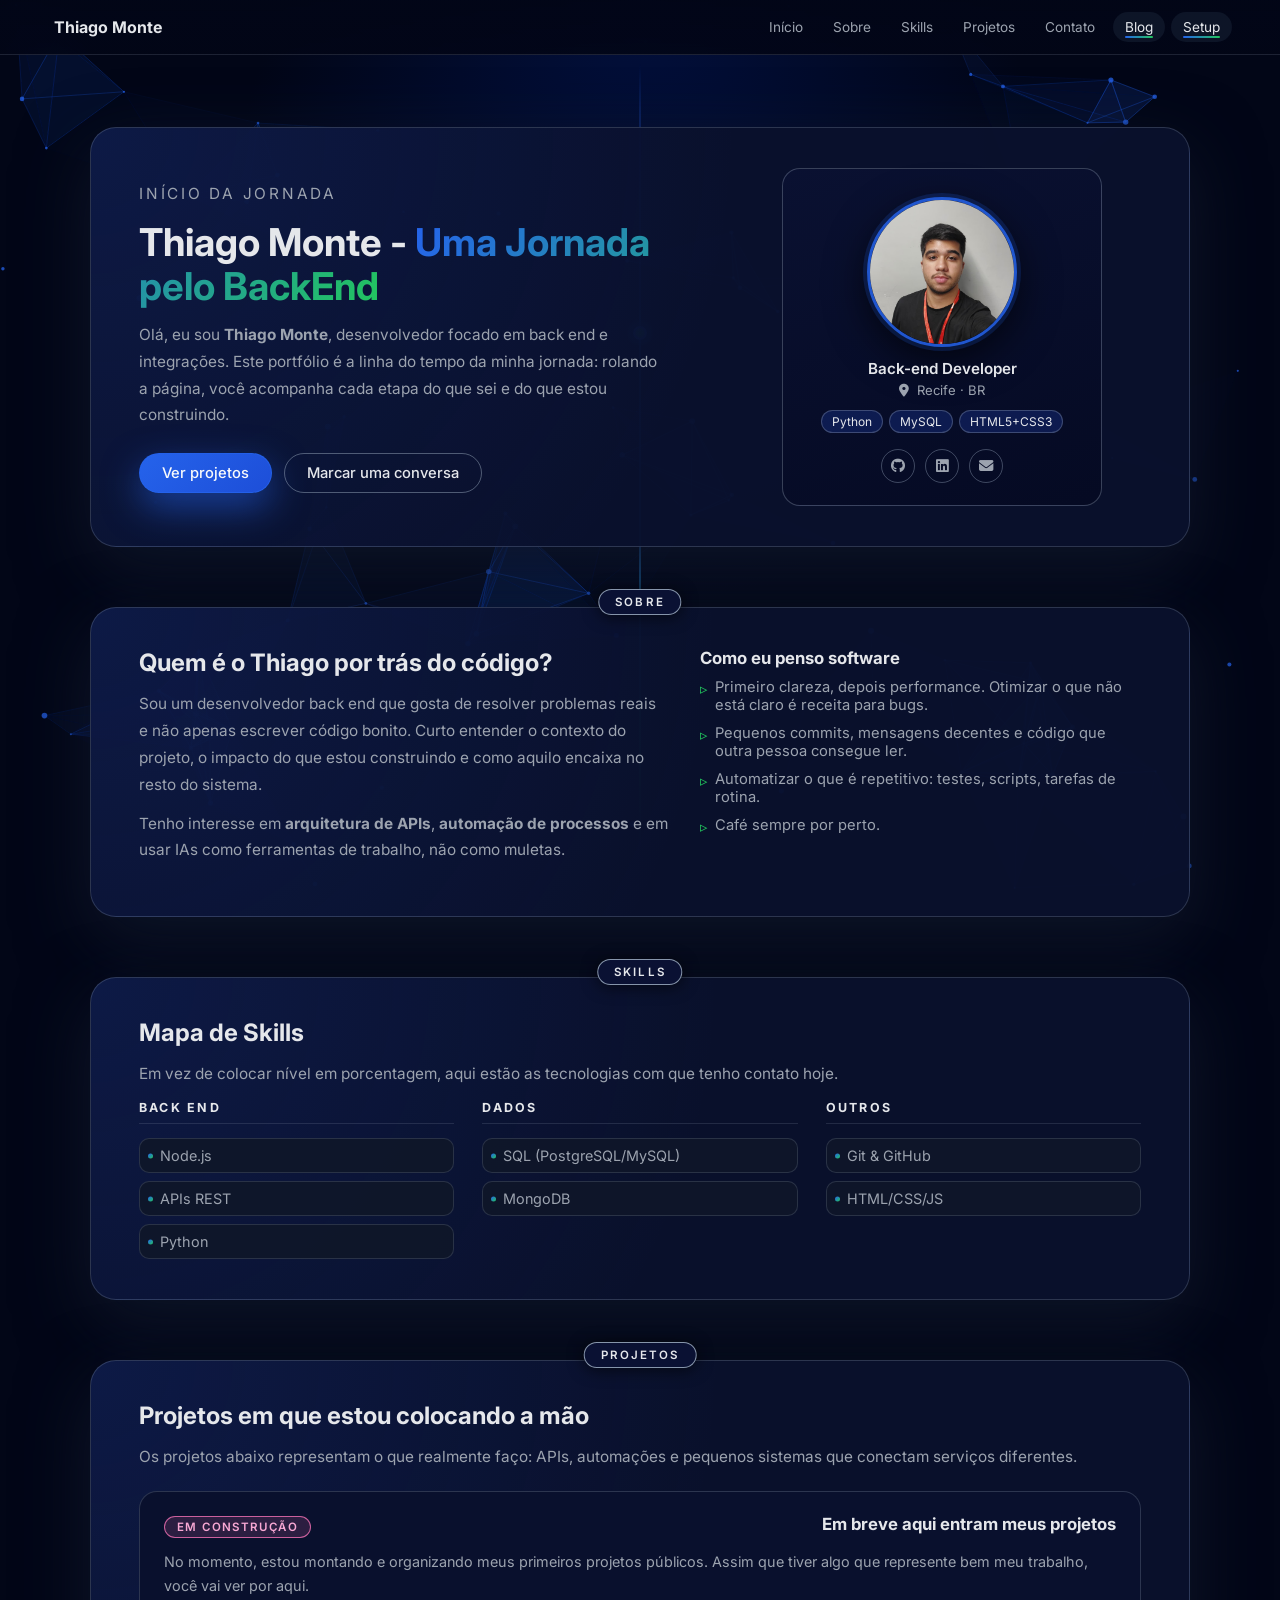
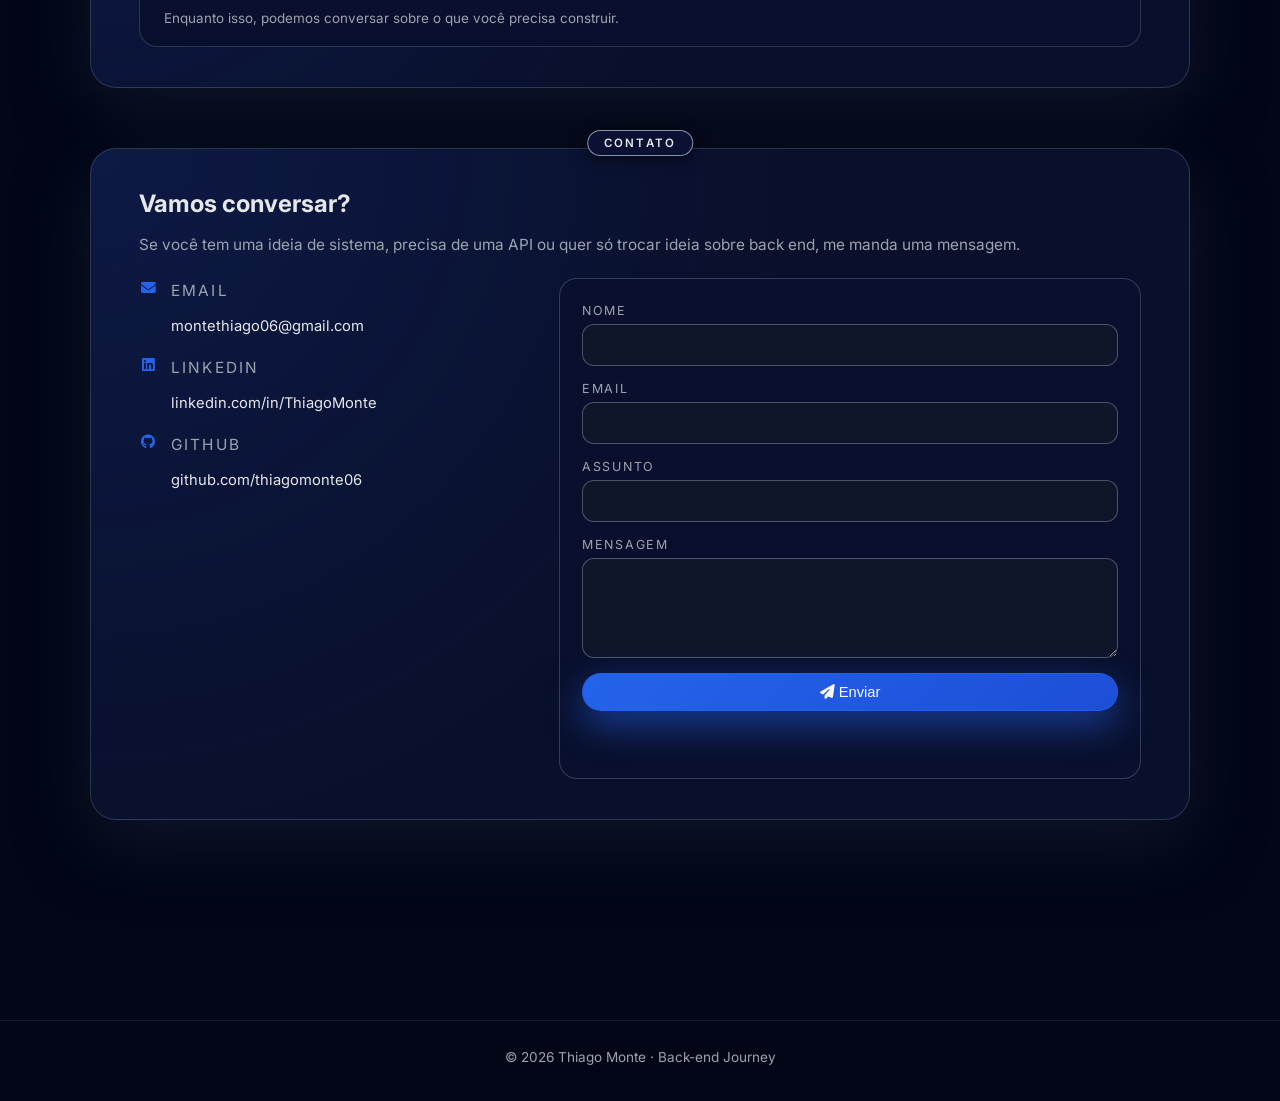
<file: index.html>
<!-- index.html -->
<!DOCTYPE html>
<html lang="pt-BR">
<head>
  <meta charset="UTF-8" />
  <meta name="viewport" content="width=device-width, initial-scale=1.0" />
  <title>Thiago Monte | Back-end Journey</title>

  <link rel="stylesheet" href="/css/style.css" />
  <link rel="stylesheet" href="/css/blog.css" />
  <link rel="stylesheet" href="/css/uses.css" />
  <link href="https://fonts.googleapis.com/css2?family=Inter:wght@300;400;500;600;700&display=swap" rel="stylesheet" />
  <link rel="stylesheet" href="https://cdnjs.cloudflare.com/ajax/libs/font-awesome/6.5.0/css/all.min.css" />
  <link rel="icon" type="image/png" href="/assets/img/favicon.png" />
</head>
<body>

  <canvas id="bg-canvas"></canvas>

  <header class="topbar">
    <div class="topbar-inner">
      <a href="#top" class="brand">
        <span class="brand-mark"></></span>
        <span class="brand-name">Thiago Monte</span>
      </a>
      <nav class="top-nav">
        <a href="#hero"     class="top-link active">Início</a>
        <a href="#about"    class="top-link">Sobre</a>
        <a href="#skills"   class="top-link">Skills</a>
        <a href="#projects" class="top-link">Projetos</a>
        <a href="#contact"  class="top-link">Contato</a>
        <a href="/paginas/blog.html"  class="top-link">Blog</a>
        <a href="/paginas/uses.html"  class="top-link">Setup</a>
      </nav>
    </div>
  </header>

  <main id="top">
    <div class="timeline">
      <div class="timeline-axis">
        <div class="timeline-track"></div>
        <div class="timeline-marker" id="timeline-marker"></div>
      </div>

      <!-- HERO NODE -->
      <section class="node hero-node" id="hero" data-node>
        <div class="node-content hero-content">
          <div class="hero-left">
            <p class="hero-eyebrow">Início da jornada</p>
            <h1 class="hero-title">
              <span>Thiago</span>
              <span>Monte</span>
              <span> - </span>
              <span>Uma Jornada pelo BackEnd</span>
            </h1>
            <p class="hero-text">
              Olá, eu sou <strong>Thiago Monte</strong>, desenvolvedor focado em back end e integrações.
              Este portfólio é a linha do tempo da minha jornada: rolando a página,
              você acompanha cada etapa do que sei e do que estou construindo.
            </p>
            <div class="hero-actions">
              <a href="#projects" class="btn primary">Ver projetos</a>
              <a href="#contact"  class="btn ghost">Marcar uma conversa</a>
            </div>
          </div>
          <div class="hero-right">
            <div class="hero-card">
              <div class="hero-photo">
                <img
                  src="/assets/img/logo.png"
                  alt="Foto de Thiago Monte"
                  id="avatar-img"
                  onerror="this.style.display='none';document.getElementById('avatar-fallback').style.display='flex';"
                />
                <div class="avatar-fallback" id="avatar-fallback">TM</div>
              </div>
              <div class="hero-meta">
                <span class="hero-role">Back-end Developer</span>
                <span class="hero-location"><i class="fas fa-location-dot"></i> Recife · BR</span>
              </div>
              <div class="hero-stack">
                <span>Python</span>
                <span>MySQL</span>
                <span>HTML5+CSS3</span>
              </div>
              <div class="hero-socials">
                <a href="https://github.com/thiagomonte06" target="_blank"><i class="fab fa-github"></i></a>
                <a href="linkedin.com/in/thiagohsmonte" target="_blank"><i class="fab fa-linkedin"></i></a>
                <a href="mailto:montethiago06@gmail.com"><i class="fas fa-envelope"></i></a>
              </div>
            </div>
          </div>
        </div>
      </section>

      <!-- ABOUT NODE -->
      <section class="node" id="about" data-node>
        <div class="node-badge">Sobre</div>
        <div class="node-content">
          <div class="two-columns">
            <div>
              <h2>Quem é o Thiago por trás do código?</h2>
              <p>
                Sou um desenvolvedor back end que gosta de resolver problemas reais
                e não apenas escrever código bonito. Curto entender o contexto do projeto,
                o impacto do que estou construindo e como aquilo encaixa no resto do sistema.
              </p>
              <p>
                Tenho interesse em <strong>arquitetura de APIs</strong>, <strong>automação de processos</strong>
                e em usar IAs como ferramentas de trabalho, não como muletas.
              </p>
            </div>
            <div>
              <h3>Como eu penso software</h3>
              <ul class="about-list">
                <li><span>Primeiro clareza, depois performance. Otimizar o que não está claro é receita para bugs.</span></li>
                <li><span>Pequenos commits, mensagens decentes e código que outra pessoa consegue ler.</span></li>
                <li><span>Automatizar o que é repetitivo: testes, scripts, tarefas de rotina.</span></li>
                <li><span>Café sempre por perto.</span></li>
              </ul>
            </div>
          </div>
        </div>
      </section>

      <!-- SKILLS NODE -->
      <section class="node" id="skills" data-node>
        <div class="node-badge">Skills</div>
        <div class="node-content">
          <h2>Mapa de Skills</h2>
          <p class="node-intro">
            Em vez de colocar nível em porcentagem, aqui estão as tecnologias com que tenho contato hoje.
          </p>
          <div class="skill-matrix">

            <div class="skill-column">
              <h3>Back End</h3>
              <ul class="skill-list">
                <li>Node.js</li>
                <li>APIs REST</li>
                <li>Python</li>
              </ul>
            </div>

            <div class="skill-column">
              <h3>Dados</h3>
              <ul class="skill-list">
                <li>SQL (PostgreSQL/MySQL)</li>
                <li>MongoDB</li>
              </ul>
            </div>

            <div class="skill-column">
              <h3>Outros</h3>
              <ul class="skill-list">
                <li>Git & GitHub</li>
                <li>HTML/CSS/JS</li>
              </ul>
            </div>

          </div>
        </div>
      </section>

      <!-- PROJECTS NODE -->
      <section class="node" id="projects" data-node>
        <div class="node-badge">Projetos</div>
        <div class="node-content">
          <h2>Projetos em que estou colocando a mão</h2>
          <p class="node-intro">
            Os projetos abaixo representam o que realmente faço: APIs, automações e pequenos
            sistemas que conectam serviços diferentes.
          </p>

          <!--
          ========================================
          LISTA DE PROJETOS (EM CONSTRUÇÃO TEMPORARIAMENTE)
          ========================================
          <div class="project-list">
            <article class="project-item"> ... </article>
            <article class="project-item"> ... </article>
          </div>
          ========================================
          FIM DA LISTA DE PROJETOS
          ========================================
          -->

          <div class="project-list">
            <article class="project-item">
              <header>
                <span class="project-chip soon">Em construção</span>
                <h3>Em breve aqui entram meus projetos</h3>
              </header>
              <p>
                No momento, estou montando e organizando meus primeiros projetos públicos.
                Assim que tiver algo que represente bem meu trabalho, você vai ver por aqui.
              </p>
              <div class="project-links">
                <span class="project-note">
                  Enquanto isso, podemos conversar sobre o que você precisa construir.
                </span>
              </div>
            </article>
          </div>
        </div>
      </section>

      <!-- CONTACT NODE -->
      <section class="node" id="contact" data-node>
        <div class="node-badge">Contato</div>
        <div class="node-content">
          <h2>Vamos conversar?</h2>
          <p class="node-intro">
            Se você tem uma ideia de sistema, precisa de uma API ou quer só trocar ideia
            sobre back end, me manda uma mensagem.
          </p>

          <div class="contact-grid">
            <div class="contact-info">
              <div class="contact-line">
                <i class="fas fa-envelope"></i>
                <div>
                  <p class="label">Email</p>
                  <a href="mailto:montethiago06@gmail.com">montethiago06@gmail.com</a>
                </div>
              </div>
              <div class="contact-line">
                <i class="fab fa-linkedin"></i>
                <div>
                  <p class="label">LinkedIn</p>
                  <a href="linkedin.com/in/thiagohsmonte" target="_blank">
                    linkedin.com/in/ThiagoMonte
                  </a>
                </div>
              </div>
              <div class="contact-line">
                <i class="fab fa-github"></i>
                <div>
                  <p class="label">GitHub</p>
                  <a href="https://github.com/thiagomonte06" target="_blank">
                    github.com/thiagomonte06
                  </a>
                </div>
              </div>
            </div>

            <form
              class="contact-form"
              id="contact-form"
              action="https://formsubmit.co/montethiago06@gmail.com"
              method="POST"
            >
              <input type="hidden" name="_subject" value="Contato pelo portfólio - Thiago Monte" />
              <input type="hidden" name="_captcha" value="false" />
              <input type="hidden" name="_template" value="table" />

              <div class="field">
                <label for="name">Nome</label>
                <input type="text" id="name" name="name" required />
              </div>
              <div class="field">
                <label for="email">Email</label>
                <input type="email" id="email" name="email" required />
              </div>
              <div class="field">
                <label for="subject">Assunto</label>
                <input type="text" id="subject" name="subject" required />
              </div>
              <div class="field">
                <label for="message">Mensagem</label>
                <textarea id="message" name="message" rows="4" required></textarea>
              </div>

              <button type="submit" class="btn primary btn-full" id="submit-btn">
                <span id="btn-text"><i class="fas fa-paper-plane"></i> Enviar</span>
                <span id="btn-loading" style="display:none;"><i class="fas fa-spinner fa-spin"></i> Enviando...</span>
              </button>

              <p class="form-feedback" id="form-feedback"></p>
            </form>
          </div>
        </div>
      </section>

    </div>
  </main>

  <footer class="footer">
    <p>© <span id="year"></span> Thiago Monte · Back-end Journey</p>
  </footer>

  <button class="scroll-top" id="scroll-top" aria-label="Voltar ao topo">
    <i class="fas fa-arrow-up"></i>
  </button>

  <script src="/sistemas/script.js"></script>
</body>
</html>
</file>
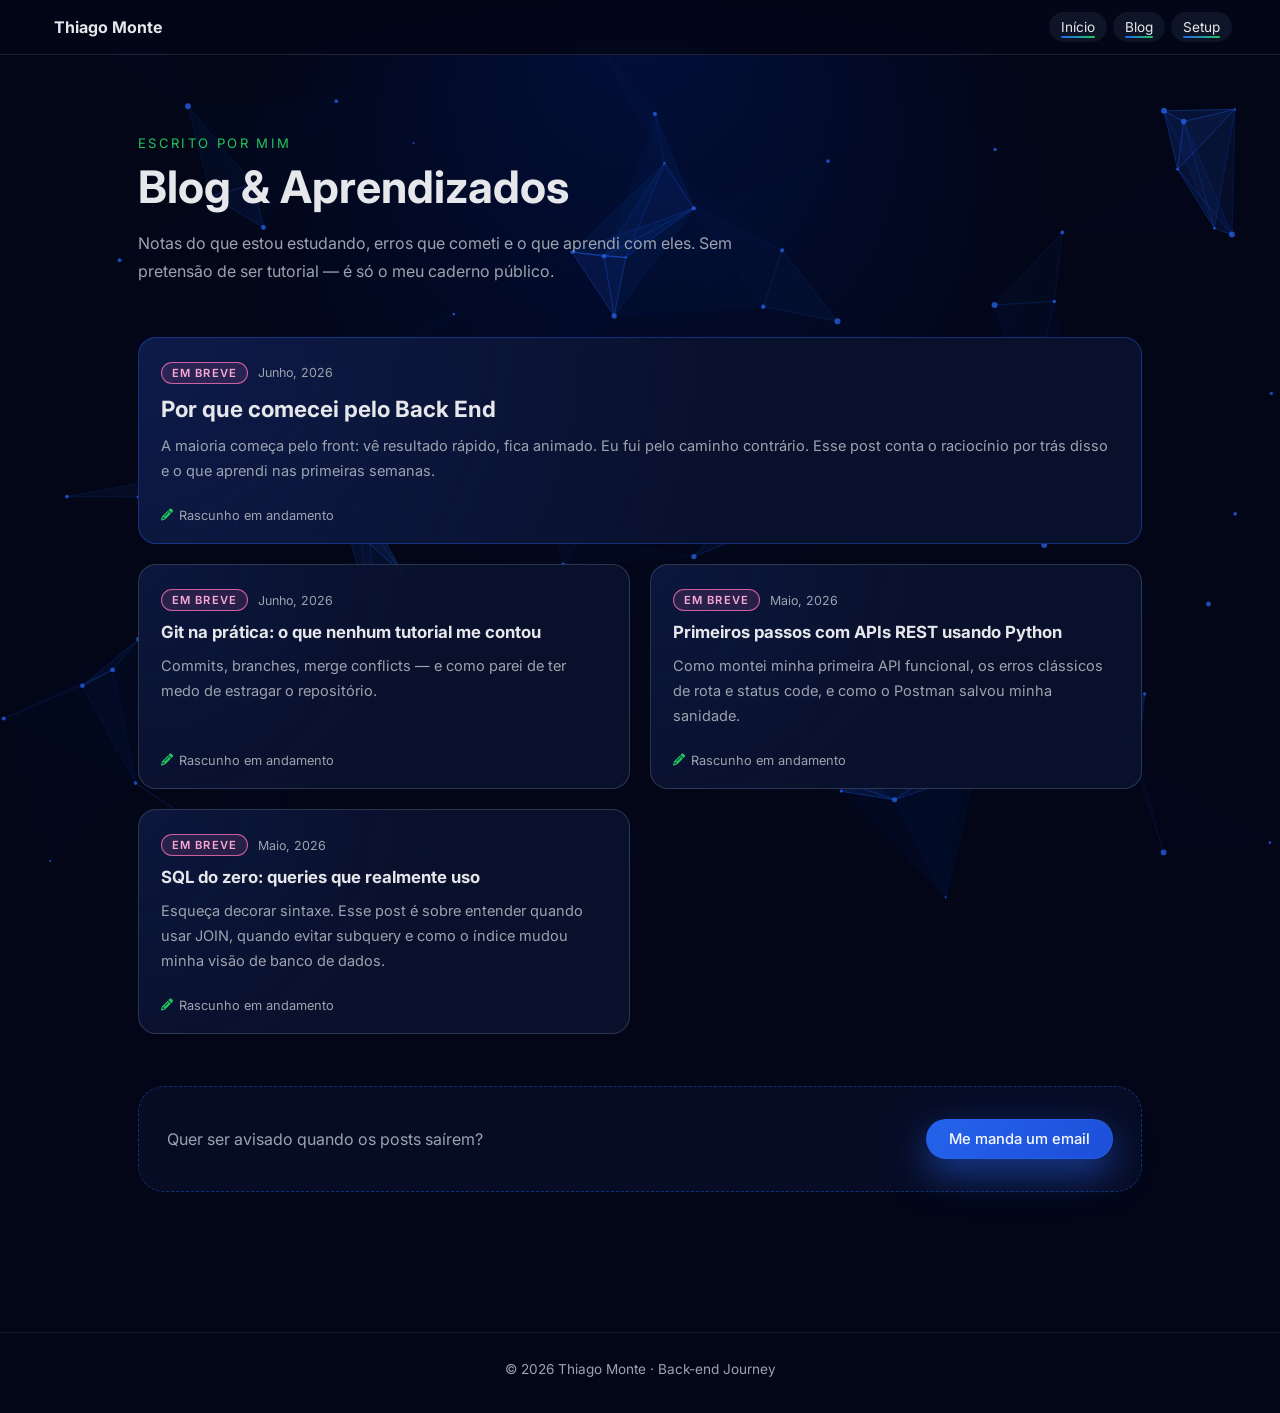
<file: paginas/blog.html>
<!DOCTYPE html>
<html lang="pt-BR">
<head>
  <meta charset="UTF-8" />
  <meta name="viewport" content="width=device-width, initial-scale=1.0" />
  <title>Blog · Thiago Monte</title>
  <link rel="stylesheet" href="/css/style.css" />
  <link rel="stylesheet" href="/css/blog.css" />
  <link href="https://fonts.googleapis.com/css2?family=Inter:wght@300;400;500;600;700&display=swap" rel="stylesheet" />
  <link rel="stylesheet" href="https://cdnjs.cloudflare.com/ajax/libs/font-awesome/6.5.0/css/all.min.css" />
  <link rel="icon" type="image/png" href="assets/img/favicon.png" />
</head>
<body>
  <canvas id="bg-canvas"></canvas>

  <header class="topbar">
    <div class="topbar-inner">
      <a href="/index.html" class="brand">
        <span class="brand-mark"></></span>
        <span class="brand-name">Thiago Monte</span>
      </a>
      <nav class="top-nav">
        <a href="/index.html" class="top-link">Início</a>
        <a href="/paginas/blog.html" class="top-link active">Blog</a>
        <a href="/paginas/uses.html" class="top-link">Setup</a>
      </nav>
    </div>
  </header>

  <main class="page-main">
    <div class="page-header">
      <p class="hero-eyebrow">Escrito por mim</p>
      <h1>Blog & Aprendizados</h1>
      <p class="page-subtitle">
        Notas do que estou estudando, erros que cometi e o que aprendi com eles.
        Sem pretensão de ser tutorial — é só o meu caderno público.
      </p>
    </div>

    <div class="blog-grid">

      <!-- POST DESTACADO -->
      <article class="blog-card featured">
        <div class="blog-card-meta">
          <span class="blog-chip soon">Em breve</span>
          <time>Junho, 2026</time>
        </div>
        <h2>Por que comecei pelo Back End</h2>
        <p>
          A maioria começa pelo front: vê resultado rápido, fica animado. Eu fui pelo
          caminho contrário. Esse post conta o raciocínio por trás disso e o que aprendi
          nas primeiras semanas.
        </p>
        <div class="blog-card-footer">
          <span class="blog-note">
            <i class="fas fa-pencil"></i> Rascunho em andamento
          </span>
        </div>
      </article>

      <!-- POST NORMAL -->
      <article class="blog-card">
        <div class="blog-card-meta">
          <span class="blog-chip soon">Em breve</span>
          <time>Junho, 2026</time>
        </div>
        <h2>Git na prática: o que nenhum tutorial me contou</h2>
        <p>
          Commits, branches, merge conflicts — e como parei de ter medo de
          estragar o repositório.
        </p>
        <div class="blog-card-footer">
          <span class="blog-note">
            <i class="fas fa-pencil"></i> Rascunho em andamento
          </span>
        </div>
      </article>

      <!-- POST NORMAL -->
      <article class="blog-card">
        <div class="blog-card-meta">
          <span class="blog-chip soon">Em breve</span>
          <time>Maio, 2026</time>
        </div>
        <h2>Primeiros passos com APIs REST usando Python</h2>
        <p>
          Como montei minha primeira API funcional, os erros clássicos de rota e
          status code, e como o Postman salvou minha sanidade.
        </p>
        <div class="blog-card-footer">
          <span class="blog-note">
            <i class="fas fa-pencil"></i> Rascunho em andamento
          </span>
        </div>
      </article>

      <!-- POST NORMAL -->
      <article class="blog-card">
        <div class="blog-card-meta">
          <span class="blog-chip soon">Em breve</span>
          <time>Maio, 2026</time>
        </div>
        <h2>SQL do zero: queries que realmente uso</h2>
        <p>
          Esqueça decorar sintaxe. Esse post é sobre entender quando usar JOIN,
          quando evitar subquery e como o índice mudou minha visão de banco de dados.
        </p>
        <div class="blog-card-footer">
          <span class="blog-note">
            <i class="fas fa-pencil"></i> Rascunho em andamento
          </span>
        </div>
      </article>

    </div>

    <div class="blog-cta">
      <p>Quer ser avisado quando os posts saírem?</p>
      <a href="/index.html#contact" class="btn primary">Me manda um email</a>
    </div>
  </main>

  <footer class="footer">
    <p>© <span class="year-auto"></span> Thiago Monte · Back-end Journey</p>
  </footer>

  <button class="scroll-top" id="scroll-top" aria-label="Voltar ao topo">
    <i class="fas fa-arrow-up"></i>
  </button>

  <script src="/sistemas/script.js"></script>
  <script>
    // year
    document.querySelectorAll('.year-auto').forEach(el => el.textContent = new Date().getFullYear());
  </script>
</body>
</html>
</file>
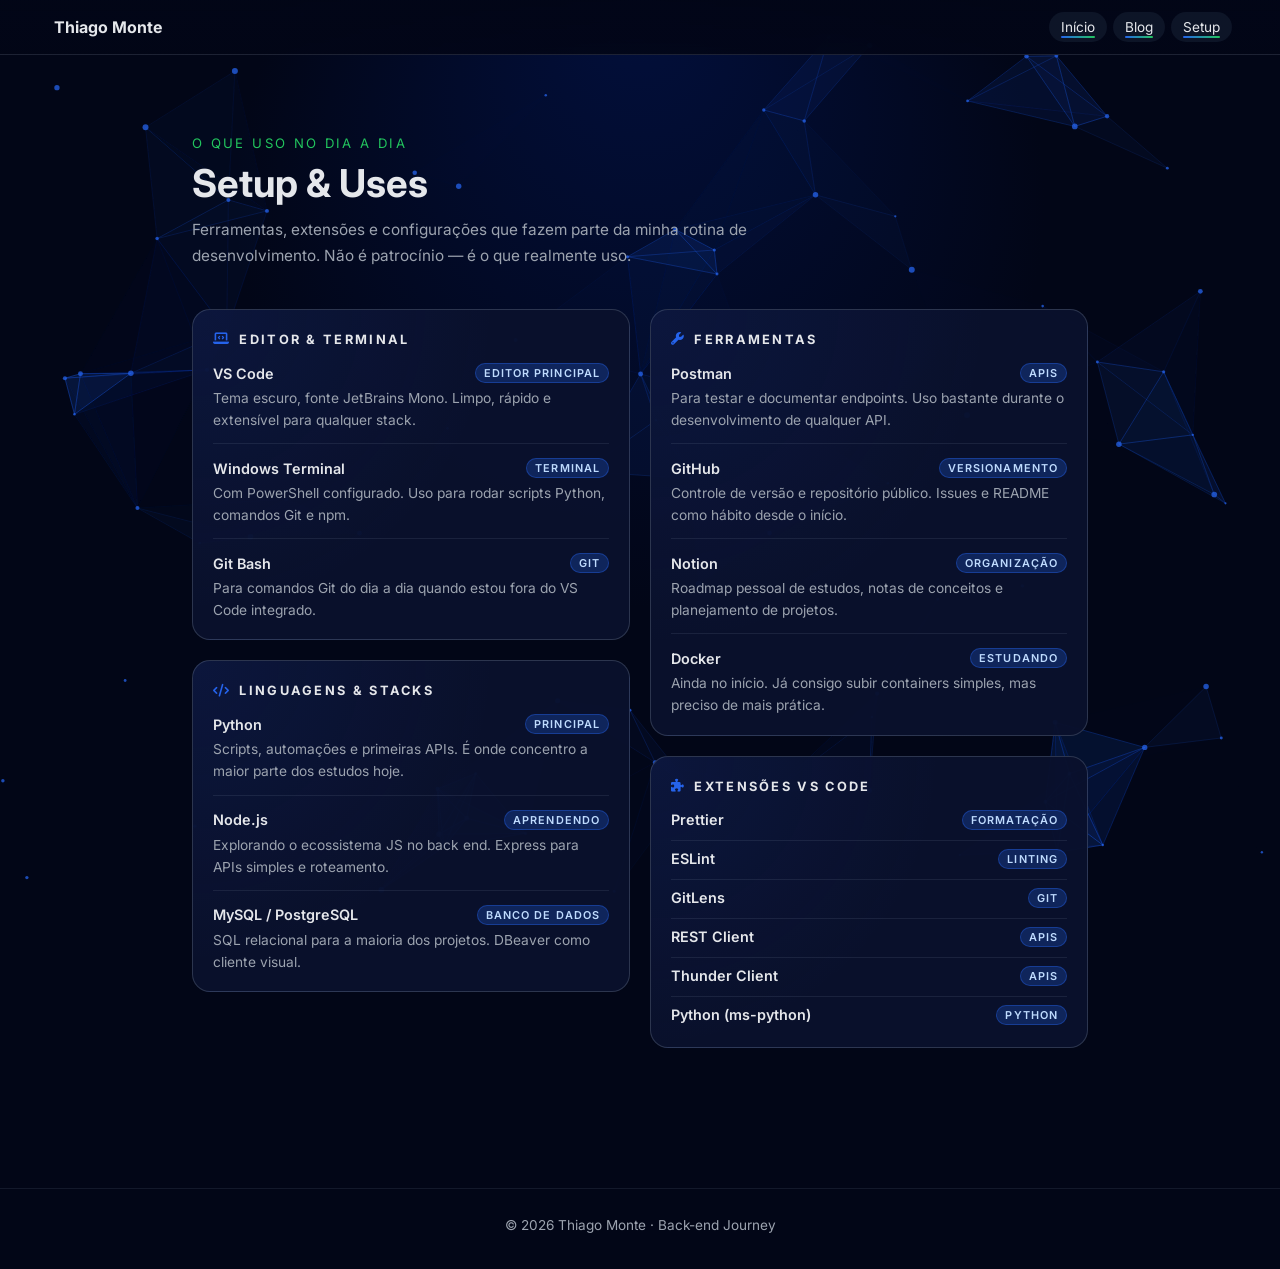
<file: paginas/uses.html>
<!-- uses.html -->
<!DOCTYPE html>
<html lang="pt-BR">
<head>
  <meta charset="UTF-8" />
  <meta name="viewport" content="width=device-width, initial-scale=1.0" />
  <title>Setup & Uses · Thiago Monte</title>

  <link rel="stylesheet" href="/css/style.css" />
  <link rel="stylesheet" href="/css/uses.css" />
  <link href="https://fonts.googleapis.com/css2?family=Inter:wght@300;400;500;600;700&display=swap" rel="stylesheet" />
  <link rel="stylesheet" href="https://cdnjs.cloudflare.com/ajax/libs/font-awesome/6.5.0/css/all.min.css" />
  <link rel="icon" type="image/png" href="/assets/img/favicon.png" />
</head>
<body>

  <canvas id="bg-canvas"></canvas>

  <header class="topbar">
    <div class="topbar-inner">
      <a href="/index.html" class="brand">
        <span class="brand-mark"></></span>
        <span class="brand-name">Thiago Monte</span>
      </a>
      <nav class="top-nav">
        <a href="/index.html" class="top-link">Início</a>
        <a href="/paginas/blog.html" class="top-link">Blog</a>
        <a href="/paginas/uses.html" class="top-link active">Setup</a>
      </nav>
    </div>
  </header>

  <main class="page-main">
    <div class="page-header">
      <p class="hero-eyebrow">O que uso no dia a dia</p>
      <h1>Setup & Uses</h1>
      <p class="page-subtitle">
        Ferramentas, extensões e configurações que fazem parte da minha rotina de desenvolvimento.
        Não é patrocínio — é o que realmente uso.
      </p>
    </div>

    <div class="uses-layout">

      <!-- COLUNA ESQUERDA -->
      <div class="uses-column">

        <section class="uses-section">
          <h2><i class="fas fa-laptop-code"></i> Editor & Terminal</h2>
          <ul class="uses-list">
            <li>
              <div class="uses-item-header">
                <span class="uses-name">VS Code</span>
                <span class="uses-tag">Editor principal</span>
              </div>
              <p>Tema escuro, fonte JetBrains Mono. Limpo, rápido e extensível para qualquer stack.</p>
            </li>
            <li>
              <div class="uses-item-header">
                <span class="uses-name">Windows Terminal</span>
                <span class="uses-tag">Terminal</span>
              </div>
              <p>Com PowerShell configurado. Uso para rodar scripts Python, comandos Git e npm.</p>
            </li>
            <li>
              <div class="uses-item-header">
                <span class="uses-name">Git Bash</span>
                <span class="uses-tag">Git</span>
              </div>
              <p>Para comandos Git do dia a dia quando estou fora do VS Code integrado.</p>
            </li>
          </ul>
        </section>

        <section class="uses-section">
          <h2><i class="fas fa-code"></i> Linguagens & Stacks</h2>
          <ul class="uses-list">
            <li>
              <div class="uses-item-header">
                <span class="uses-name">Python</span>
                <span class="uses-tag">Principal</span>
              </div>
              <p>Scripts, automações e primeiras APIs. É onde concentro a maior parte dos estudos hoje.</p>
            </li>
            <li>
              <div class="uses-item-header">
                <span class="uses-name">Node.js</span>
                <span class="uses-tag">Aprendendo</span>
              </div>
              <p>Explorando o ecossistema JS no back end. Express para APIs simples e roteamento.</p>
            </li>
            <li>
              <div class="uses-item-header">
                <span class="uses-name">MySQL / PostgreSQL</span>
                <span class="uses-tag">Banco de dados</span>
              </div>
              <p>SQL relacional para a maioria dos projetos. DBeaver como cliente visual.</p>
            </li>
          </ul>
        </section>

      </div>

      <!-- COLUNA DIREITA -->
      <div class="uses-column">

        <section class="uses-section">
          <h2><i class="fas fa-wrench"></i> Ferramentas</h2>
          <ul class="uses-list">
            <li>
              <div class="uses-item-header">
                <span class="uses-name">Postman</span>
                <span class="uses-tag">APIs</span>
              </div>
              <p>Para testar e documentar endpoints. Uso bastante durante o desenvolvimento de qualquer API.</p>
            </li>
            <li>
              <div class="uses-item-header">
                <span class="uses-name">GitHub</span>
                <span class="uses-tag">Versionamento</span>
              </div>
              <p>Controle de versão e repositório público. Issues e README como hábito desde o início.</p>
            </li>
            <li>
              <div class="uses-item-header">
                <span class="uses-name">Notion</span>
                <span class="uses-tag">Organização</span>
              </div>
              <p>Roadmap pessoal de estudos, notas de conceitos e planejamento de projetos.</p>
            </li>
            <li>
              <div class="uses-item-header">
                <span class="uses-name">Docker</span>
                <span class="uses-tag">Estudando</span>
              </div>
              <p>Ainda no início. Já consigo subir containers simples, mas preciso de mais prática.</p>
            </li>
          </ul>
        </section>

        <section class="uses-section">
          <h2><i class="fas fa-puzzle-piece"></i> Extensões VS Code</h2>
          <ul class="uses-list compact">
            <li>
              <div class="uses-item-header">
                <span class="uses-name">Prettier</span>
                <span class="uses-tag">Formatação</span>
              </div>
            </li>
            <li>
              <div class="uses-item-header">
                <span class="uses-name">ESLint</span>
                <span class="uses-tag">Linting</span>
              </div>
            </li>
            <li>
              <div class="uses-item-header">
                <span class="uses-name">GitLens</span>
                <span class="uses-tag">Git</span>
              </div>
            </li>
            <li>
              <div class="uses-item-header">
                <span class="uses-name">REST Client</span>
                <span class="uses-tag">APIs</span>
              </div>
            </li>
            <li>
              <div class="uses-item-header">
                <span class="uses-name">Thunder Client</span>
                <span class="uses-tag">APIs</span>
              </div>
            </li>
            <li>
              <div class="uses-item-header">
                <span class="uses-name">Python (ms-python)</span>
                <span class="uses-tag">Python</span>
              </div>
            </li>
          </ul>
        </section>

      </div>
    </div>
  </main>

  <footer class="footer">
    <p>© <span id="year"></span> Thiago Monte · Back-end Journey</p>
  </footer>

  <button class="scroll-top" id="scroll-top" aria-label="Voltar ao topo">
    <i class="fas fa-arrow-up"></i>
  </button>

  <script src="/sistemas/script.js"></script>
  <script>
    const y = document.getElementById('year');
    if (y) y.textContent = new Date().getFullYear();
  </script>
</body>
</html>
</file>
<file: css/style.css>
/* css/style.css */

/* RESET */
*,
*::before,
*::after {
  margin: 0;
  padding: 0;
  box-sizing: border-box;
}

:root {
  --bg:           #020617;
  --bg-soft:      #02081f;
  --bg-node:      #050b25;
  --primary:      #2563eb;
  --primary-soft: rgba(37, 99, 235, 0.25);
  --accent:       #22c55e;
  --accent-soft:  rgba(34, 197, 94, 0.15);
  --text:         #e5e7eb;
  --muted:        #9ca3af;
  --border:       rgba(148, 163, 184, 0.25);
  --danger:       #f97373;
  --radius:       18px;
  --radius-lg:    26px;
  --shadow:       0 24px 70px rgba(15, 23, 42, 0.9);
  --transition:   0.25s ease;
}

html { scroll-behavior: smooth; }

/* CANVAS DE FUNDO */
#bg-canvas {
  position: fixed;
  inset: 0;
  z-index: -1;
  pointer-events: none;
}

body {
  font-family: 'Inter', system-ui, -apple-system, BlinkMacSystemFont, sans-serif;
  background: #020617;
  color: var(--text);
  overflow-x: hidden;
}

/* =========================================
   TOPBAR
========================================= */
.topbar {
  position: sticky;
  top: 0;
  z-index: 30;
  backdrop-filter: blur(14px);
  background: linear-gradient(to bottom, rgba(2,6,23,.97), rgba(2,6,23,.92));
  border-bottom: 1px solid rgba(148,163,184,.18);
}

.topbar-inner {
  max-width: 1440px;
  margin: 0 auto;
  padding: 12px 3rem;
  display: flex;
  align-items: center;
  justify-content: space-between;
}

.brand {
  display: inline-flex;
  align-items: baseline;
  gap: 6px;
  text-decoration: none;
  color: var(--text);
  font-weight: 700;
  font-size: 1rem;
}
.brand-mark { color: var(--primary); }

.top-nav { display: flex; gap: 6px; flex-wrap: wrap; }

.top-link {
  position: relative;
  font-size: .85rem;
  color: var(--muted);
  padding: 7px 12px;
  border-radius: 999px;
  text-decoration: none;
  transition: background var(--transition), color var(--transition);
}
.top-link::after {
  content: '';
  position: absolute;
  left: 12px; right: 12px; bottom: 4px;
  height: 2px;
  border-radius: 999px;
  background: linear-gradient(90deg, var(--primary), var(--accent));
  transform: scaleX(0);
  transform-origin: left;
  transition: transform .2s ease;
}
.top-link:hover          { color: var(--text); background: rgba(15,23,42,.9); }
.top-link.active         { color: var(--text); background: rgba(15,23,42,.9); }
.top-link.active::after  { transform: scaleX(1); }

/* =========================================
   TIMELINE
========================================= */
.timeline {
  max-width: 1440px;
  margin: 0 auto;
  padding: 52px 3rem 120px;
  position: relative;
}

.timeline-axis {
  position: fixed;
  left: 50%;
  top: 64px;
  bottom: 40px;
  transform: translateX(-50%);
  pointer-events: none;
  z-index: 0;
  width: 2px;
}

.timeline-track {
  position: absolute;
  inset: 0;
  width: 2px;
  background: linear-gradient(
    to bottom,
    transparent 0%,
    rgba(37,99,235,.35) 10%,
    rgba(37,99,235,.65) 50%,
    rgba(34,197,94,.45) 90%,
    transparent 100%
  );
}

.timeline-marker {
  position: absolute;
  left: 50%;
  top: 0;
  width: 14px;
  height: 14px;
  border-radius: 999px;
  border: 2px solid rgba(37,99,235,.95);
  background: radial-gradient(circle at center, var(--accent), var(--primary));
  transform: translate(-50%, -50%);
  box-shadow:
    0 0 0 4px rgba(37,99,235,.2),
    0 0 22px rgba(56,189,248,.9),
    0 0 40px rgba(34,197,94,.4);
  transition: top .45s cubic-bezier(.23,1,.32,1);
}

/* =========================================
   NODES
========================================= */
.node {
  position: relative;
  margin: 60px 0;
  z-index: 1;
}

.node-content {
  position: relative;
  max-width: 1100px;
  margin: 0 auto;
  padding: 40px 48px;
  border-radius: var(--radius-lg);
  border: 1px solid var(--border);
  background:
    radial-gradient(circle at top left, rgba(30,64,175,.2), transparent 55%),
    rgba(10,17,45,.97);
  box-shadow: var(--shadow);
  overflow: visible;
}

.node-badge {
  position: absolute;
  left: 50%;
  top: -18px;
  transform: translateX(-50%);
  z-index: 10;
  padding: 5px 16px;
  border-radius: 999px;
  font-size: .72rem;
  font-weight: 600;
  letter-spacing: .18em;
  text-transform: uppercase;
  white-space: nowrap;
  background: #0a1133;
  border: 1px solid rgba(148,163,184,.9);
  color: var(--text);
  box-shadow: 0 2px 16px rgba(0,0,0,.6);
}

/* =========================================
   HERO
========================================= */
.hero-node { margin-top: 20px; }

.hero-content {
  display: grid;
  grid-template-columns: minmax(0,1.4fr) minmax(0,1fr);
  gap: 48px;
  align-items: center;
}

.hero-eyebrow {
  font-size: .82rem;
  letter-spacing: .18em;
  text-transform: uppercase;
  color: var(--accent);
  margin-bottom: 8px;
}

.hero-title {
  font-size: clamp(1.8rem, 3vw, 2.6rem);
  line-height: 1.15;
}
.hero-title span:last-child {
  background: linear-gradient(120deg, var(--primary), var(--accent));
  -webkit-background-clip: text;
  -webkit-text-fill-color: transparent;
  background-clip: text;
}

.hero-text {
  margin-top: 14px;
  font-size: 1rem;
  color: var(--muted);
  line-height: 1.75;
  max-width: 520px;
}

.hero-actions {
  margin-top: 24px;
  display: flex;
  gap: 12px;
  flex-wrap: wrap;
}

/* BOTÕES */
.btn {
  display: inline-flex;
  align-items: center;
  justify-content: center;
  gap: 6px;
  padding: 10px 22px;
  border-radius: 999px;
  border: 1px solid transparent;
  font-size: .92rem;
  font-weight: 500;
  text-decoration: none;
  cursor: pointer;
  transition:
    background var(--transition),
    color var(--transition),
    border-color var(--transition),
    box-shadow var(--transition),
    transform var(--transition);
}
.btn.primary {
  background: linear-gradient(135deg, var(--primary), #1d4ed8);
  color: #f9fafb;
  border-color: rgba(37,99,235,.8);
  box-shadow: 0 14px 36px rgba(37,99,235,.55);
}
.btn.primary:hover {
  transform: translateY(-1px);
  box-shadow: 0 20px 50px rgba(37,99,235,.7);
}
.btn.ghost {
  background: transparent;
  border-color: rgba(148,163,184,.5);
  color: var(--text);
}
.btn.ghost:hover {
  background: rgba(15,23,42,.95);
  border-color: var(--primary);
}
.btn-full { width: 100%; }

/* HERO CARD */
.hero-right { display: flex; justify-content: center; align-items: flex-start; }

.hero-card {
  width: 100%;
  max-width: 320px;
  border-radius: var(--radius);
  border: 1px solid rgba(148,163,184,.35);
  background: linear-gradient(160deg, rgba(10,17,50,.99), rgba(5,10,35,.99));
  padding: 28px 24px 22px;
  display: flex;
  flex-direction: column;
  align-items: center;
  text-align: center;
  gap: 12px;
}

.hero-photo {
  width: 150px;
  height: 150px;
  border-radius: 999px;
  border: 3px solid rgba(37,99,235,.85);
  box-shadow: 0 0 0 4px rgba(37,99,235,.18), 0 12px 40px rgba(0,0,0,.7);
  overflow: hidden;
  flex-shrink: 0;
}
.hero-photo img {
  width: 100%;
  height: 100%;
  object-fit: cover;
  object-position: center 60%;
}

.avatar-fallback {
  width: 100%;
  height: 100%;
  border-radius: inherit;
  display: none;
  align-items: center;
  justify-content: center;
  font-weight: 700;
  font-size: 3rem;
  letter-spacing: .1em;
  background: radial-gradient(circle at top, var(--primary), #0f172a);
}

.hero-meta { font-size: .85rem; display: flex; flex-direction: column; gap: 4px; align-items: center; }
.hero-role { color: var(--text); font-weight: 600; font-size: .95rem; }
.hero-location { color: var(--muted); font-size: .82rem; }
.hero-location i { margin-right: 4px; }

.hero-stack {
  display: flex;
  flex-wrap: wrap;
  justify-content: center;
  gap: 6px;
  font-size: .75rem;
}
.hero-stack span {
  padding: 3px 10px;
  border-radius: 999px;
  background: rgba(30,64,175,.3);
  border: 1px solid rgba(148,163,184,.35);
}

.hero-socials { display: flex; gap: 10px; justify-content: center; margin-top: 4px; }
.hero-socials a {
  width: 34px; height: 34px;
  border-radius: 999px;
  border: 1px solid rgba(148,163,184,.4);
  display: flex; align-items: center; justify-content: center;
  font-size: .9rem;
  color: var(--muted);
  text-decoration: none;
  transition: color var(--transition), border-color var(--transition), background var(--transition), transform var(--transition);
}
.hero-socials a:hover {
  color: var(--text);
  border-color: var(--primary);
  background: rgba(37,99,235,.18);
  transform: translateY(-1px);
}

/* =========================================
   ABOUT
========================================= */
.two-columns {
  display: grid;
  grid-template-columns: minmax(0,1.2fr) minmax(0,1fr);
  gap: 32px;
}

.node h2 { font-size: 1.5rem; margin-bottom: 14px; color: var(--text); }
.node h3 { font-size: 1.05rem; margin-bottom: 10px; color: var(--text); }
.node p  { font-size: .96rem; color: var(--muted); line-height: 1.75; margin-bottom: 12px; }

.about-list {
  list-style: none;
  margin-top: 10px;
  display: flex;
  flex-direction: column;
  gap: 10px;
  font-size: .92rem;
  color: var(--muted);
}
.about-list li { display: flex; gap: 8px; }
.about-list li::before {
  content: '▹';
  color: var(--accent);
  flex-shrink: 0;
  margin-top: 2px;
}

/* =========================================
   SKILLS — sem barras de progresso
========================================= */
.node-intro {
  margin-top: 4px;
  margin-bottom: 28px;
}

.skill-matrix {
  display: grid;
  grid-template-columns: repeat(3, minmax(0,1fr));
  gap: 28px;
}

.skill-column h3 {
  font-size: .78rem;
  text-transform: uppercase;
  letter-spacing: .18em;
  color: var(--text);
  margin-bottom: 14px;
  padding-bottom: 8px;
  border-bottom: 1px solid rgba(148,163,184,.18);
}

.skill-list {
  list-style: none;
  display: flex;
  flex-direction: column;
  gap: 8px;
}

.skill-list li {
  position: relative;
  padding: 8px 12px 8px 20px;
  border-radius: 10px;
  font-size: .9rem;
  color: var(--muted);
  background: rgba(15,23,42,.95);
  border: 1px solid rgba(148,163,184,.2);
  transition:
    border-color var(--transition),
    background var(--transition),
    transform var(--transition),
    color var(--transition),
    box-shadow var(--transition);
}

.skill-list li::before {
  content: '';
  position: absolute;
  left: 8px;
  top: 50%;
  width: 5px;
  height: 5px;
  border-radius: 999px;
  transform: translateY(-50%);
  background: linear-gradient(135deg, var(--primary), var(--accent));
}

.skill-list li:hover {
  border-color: rgba(37,99,235,.6);
  background: rgba(20,30,70,.98);
  color: var(--text);
  transform: translateX(4px);
  box-shadow: 0 6px 24px rgba(15,23,42,.8);
}

/* =========================================
   PROJECTS
========================================= */
.project-list {
  margin-top: 20px;
  display: grid;
  gap: 18px;
}

.project-item {
  padding: 22px 24px 20px;
  border-radius: var(--radius);
  border: 1px solid rgba(148,163,184,.25);
  background: rgba(10,17,45,.98);
}

.project-item header {
  display: flex;
  align-items: center;
  justify-content: space-between;
  gap: 10px;
  margin-bottom: 10px;
  flex-wrap: wrap;
}

.project-chip {
  padding: 3px 12px;
  border-radius: 999px;
  font-size: .72rem;
  font-weight: 600;
  letter-spacing: .12em;
  text-transform: uppercase;
  white-space: nowrap;
}
.project-chip.api {
  border: 1px solid rgba(37,99,235,.7);
  background: var(--primary-soft);
  color: #bfdbfe;
}
.project-chip.automation {
  border: 1px solid rgba(34,197,94,.8);
  background: var(--accent-soft);
  color: #bbf7d0;
}
.project-chip.soon {
  border: 1px solid rgba(244,114,182,.8);
  background: rgba(244,114,182,.15);
  color: #f9a8d4;
}

.project-item h3 { font-size: 1.05rem; margin-bottom: 6px; }
.project-item p  { font-size: .9rem; color: var(--muted); line-height: 1.65; margin-bottom: 0; }

.project-tags {
  list-style: none;
  margin-top: 12px;
  display: flex;
  flex-wrap: wrap;
  gap: 6px;
  font-size: .76rem;
}
.project-tags li {
  padding: 2px 10px;
  border-radius: 999px;
  background: rgba(15,23,42,.9);
  border: 1px solid rgba(148,163,184,.3);
  color: var(--muted);
}

.project-links { margin-top: 12px; font-size: .84rem; display: flex; gap: 14px; }
.project-links a {
  color: var(--primary);
  text-decoration: none;
  display: inline-flex;
  align-items: center;
  gap: 4px;
}
.project-links a:hover { text-decoration: underline; }
.project-note { color: var(--muted); }

/* =========================================
   CONTACT
========================================= */
.contact-grid {
  margin-top: 20px;
  display: grid;
  grid-template-columns: minmax(0,1fr) minmax(0,1.5fr);
  gap: 32px;
}

.contact-info { display: flex; flex-direction: column; gap: 20px; }

.contact-line { display: flex; gap: 14px; align-items: flex-start; font-size: .92rem; }
.contact-line i { color: var(--primary); margin-top: 3px; flex-shrink: 0; width: 18px; text-align: center; }
.contact-line a { color: var(--text); text-decoration: none; transition: color var(--transition); }
.contact-line a:hover { color: var(--primary); }

.label {
  font-size: .75rem;
  text-transform: uppercase;
  letter-spacing: .14em;
  color: var(--muted);
  margin-bottom: 2px;
  display: block;
}

.contact-form {
  border-radius: var(--radius);
  border: 1px solid rgba(148,163,184,.3);
  background: rgba(10,17,45,.98);
  padding: 24px 22px 20px;
  display: flex;
  flex-direction: column;
  gap: 15px;
}

.field { display: flex; flex-direction: column; gap: 6px; }
.field label { font-size: .78rem; text-transform: uppercase; letter-spacing: .14em; color: var(--muted); }
.field input,
.field textarea {
  border-radius: 12px;
  border: 1px solid rgba(148,163,184,.45);
  background: rgba(15,23,42,.97);
  color: var(--text);
  padding: 11px 14px;
  font-size: .92rem;
  font-family: inherit;
  outline: none;
  transition: border-color var(--transition), box-shadow var(--transition), background var(--transition);
}
.field input::placeholder,
.field textarea::placeholder { color: #4b5563; }
.field input:focus,
.field textarea:focus {
  border-color: var(--primary);
  box-shadow: 0 0 0 2px rgba(37,99,235,.3);
  background: rgba(10,17,45,.99);
}
.field textarea { resize: vertical; min-height: 100px; }
.form-feedback { font-size: .82rem; min-height: 18px; margin-top: 2px; }

/* =========================================
   FOOTER
========================================= */
.footer {
  padding: 28px 0 36px;
  text-align: center;
  font-size: .85rem;
  color: var(--muted);
  border-top: 1px solid rgba(148,163,184,.12);
  margin-top: 20px;
}

/* =========================================
   SCROLL TOP
========================================= */
.scroll-top {
  position: fixed;
  right: 22px;
  bottom: 22px;
  width: 42px;
  height: 42px;
  border-radius: 999px;
  border: none;
  background: linear-gradient(135deg, var(--primary), #1d4ed8);
  color: #f9fafb;
  display: none;
  align-items: center;
  justify-content: center;
  font-size: 1rem;
  box-shadow: 0 14px 40px rgba(37,99,235,.6);
  cursor: pointer;
  z-index: 20;
  transition: transform var(--transition), box-shadow var(--transition);
}
.scroll-top.visible { display: flex; }
.scroll-top:hover {
  transform: translateY(-2px);
  box-shadow: 0 20px 50px rgba(37,99,235,.75);
}

/* =========================================
   RESPONSIVO — 1200px
========================================= */
@media (max-width: 1200px) {
  .topbar-inner, .timeline { max-width: 100%; padding-left: 2rem; padding-right: 2rem; }
  .node-content { max-width: 96%; }
}

/* =========================================
   RESPONSIVO — 900px
========================================= */
@media (max-width: 900px) {
  .hero-content    { grid-template-columns: 1fr; gap: 28px; }
  .hero-right      { justify-content: flex-start; }
  .hero-card       { max-width: 100%; flex-direction: row; align-items: center; text-align: left; gap: 18px; flex-wrap: wrap; }
  .hero-photo      { width: 110px; height: 110px; flex-shrink: 0; }
  .hero-meta, .hero-stack, .hero-socials { align-items: flex-start; justify-content: flex-start; }
  .two-columns, .contact-grid { grid-template-columns: 1fr; }
  .skill-matrix    { grid-template-columns: repeat(2,1fr); }
  .node-content    { max-width: 100%; padding: 32px 28px; }
}

/* =========================================
   RESPONSIVO — 720px
========================================= */
@media (max-width: 720px) {
  .topbar-inner    { flex-direction: column; align-items: flex-start; gap: 8px; padding: 10px 1.25rem; }
  .top-nav         { width: 100%; justify-content: space-between; }
  .timeline-axis   { display: none; }
  .timeline        { padding: 36px 1.25rem 100px; }
  .node-content    { padding: 28px 20px; }
  .node-badge      { top: -14px; padding: 4px 12px; font-size: .68rem; }
  .hero-card       { flex-direction: column; align-items: center; text-align: center; }
  .hero-meta, .hero-stack, .hero-socials { align-items: center; justify-content: center; }
  .hero-photo      { width: 130px; height: 130px; }
}

/* =========================================
   RESPONSIVO — 480px
========================================= */
@media (max-width: 480px) {
  .timeline        { padding: 28px 1rem 80px; }
  .node            { margin: 40px 0; }
  .node-content    { padding: 22px 16px; }
  .hero-title      { font-size: 1.6rem; }
  .hero-actions    { flex-direction: column; }
  .btn             { width: 100%; }
  .skill-matrix    { grid-template-columns: 1fr; }
  .project-item header { flex-direction: column; align-items: flex-start; }
  .hero-photo      { width: 110px; height: 110px; }
  .hero-card       { padding: 20px 16px 16px; }
}
</file>
<file: css/blog.css>
/* css/blog.css */

/* =========================================
   PÁGINAS INTERNAS — ESTRUTURA BASE
========================================= */
.page-main {
    max-width: 1100px;
    margin: 0 auto;
    padding: 80px 3rem 120px;
  }
  
  .page-header {
    margin-bottom: 52px;
    max-width: 640px;
  }
  
  .page-header h1 {
    font-size: clamp(1.9rem, 4vw, 2.8rem);
    margin: 10px 0 14px;
    color: var(--text);
    line-height: 1.2;
  }
  
  .page-subtitle {
    font-size: 1rem;
    color: var(--muted);
    line-height: 1.75;
    margin: 0;
  }
  
  /* =========================================
     BLOG GRID
  ========================================= */
  .blog-grid {
    display: grid;
    grid-template-columns: repeat(2, 1fr);
    gap: 20px;
  }
  
  .blog-card {
    border-radius: var(--radius);
    border: 1px solid var(--border);
    background:
      radial-gradient(circle at top left, rgba(30, 64, 175, 0.14), transparent 55%),
      rgba(10, 17, 45, 0.97);
    padding: 24px 22px 20px;
    display: flex;
    flex-direction: column;
    gap: 10px;
    transition:
      border-color var(--transition),
      transform var(--transition),
      box-shadow var(--transition);
  }
  
  .blog-card:hover {
    border-color: rgba(37, 99, 235, 0.55);
    transform: translateY(-2px);
    box-shadow: 0 20px 50px rgba(0, 0, 0, 0.5);
  }
  
  /* Card destacado ocupa as duas colunas */
  .blog-card.featured {
    grid-column: 1 / -1;
    background:
      radial-gradient(circle at top left, rgba(30, 64, 175, 0.22), transparent 60%),
      rgba(10, 17, 45, 0.98);
    border-color: rgba(37, 99, 235, 0.4);
  }
  
  .blog-card.featured h2 {
    font-size: 1.4rem;
  }
  
  .blog-card-meta {
    display: flex;
    align-items: center;
    gap: 10px;
  }
  
  .blog-card-meta time {
    font-size: 0.78rem;
    color: var(--muted);
  }
  
  .blog-card h2 {
    font-size: 1.05rem;
    color: var(--text);
    line-height: 1.35;
    margin: 0;
  }
  
  .blog-card p {
    font-size: 0.91rem;
    color: var(--muted);
    line-height: 1.7;
    margin: 0;
  }
  
  .blog-card-footer {
    margin-top: auto;
    padding-top: 10px;
  }
  
  .blog-note {
    font-size: 0.8rem;
    color: var(--muted);
    display: inline-flex;
    align-items: center;
    gap: 6px;
  }
  
  .blog-note i {
    color: var(--accent);
    font-size: 0.75rem;
  }
  
  /* CHIP DE STATUS */
  .blog-chip {
    padding: 3px 10px;
    border-radius: 999px;
    font-size: 0.7rem;
    font-weight: 600;
    letter-spacing: 0.1em;
    text-transform: uppercase;
    white-space: nowrap;
  }
  
  .blog-chip.soon {
    border: 1px solid rgba(244, 114, 182, 0.8);
    background: rgba(244, 114, 182, 0.12);
    color: #f9a8d4;
  }
  
  /* CTA INFERIOR */
  .blog-cta {
    margin-top: 52px;
    padding: 32px 28px;
    border-radius: var(--radius-lg);
    border: 1px dashed rgba(37, 99, 235, 0.4);
    background: rgba(10, 17, 45, 0.7);
    display: flex;
    align-items: center;
    justify-content: space-between;
    gap: 20px;
    flex-wrap: wrap;
  }
  
  .blog-cta p {
    font-size: 1rem;
    color: var(--muted);
    margin: 0;
  }
  
  /* =========================================
     RESPONSIVO
  ========================================= */
  @media (max-width: 720px) {
    .page-main {
      padding: 60px 1.25rem 80px;
    }
  
    .blog-grid {
      grid-template-columns: 1fr;
    }
  
    .blog-card.featured {
      grid-column: 1;
    }
  
    .blog-cta {
      flex-direction: column;
      align-items: flex-start;
    }
  }
  
  @media (max-width: 480px) {
    .page-main {
      padding: 48px 1rem 60px;
    }
  }
</file>
<file: css/uses.css>
/* css/uses.css */

/* =========================================
   USES LAYOUT
========================================= */

.page-main {
    max-width: 960px;          /* antes 1100 – deixa mais compacto */
    margin: 0 auto;
    padding: 80px 2rem 120px;  /* menos padding lateral que o padrão de 3rem */
  }
  
  .page-header {
    margin-bottom: 40px;
    max-width: 640px;
  }
  
  .page-header h1 {
    font-size: clamp(1.8rem, 3.4vw, 2.4rem);
    margin: 10px 0 12px;
    color: var(--text);
    line-height: 1.15;
  }
  
  .page-subtitle {
    font-size: 0.96rem;
    color: var(--muted);
    line-height: 1.7;
    margin: 0;
  }
  
  /* GRID PRINCIPAL */
  .uses-layout {
    display: grid;
    grid-template-columns: minmax(0, 1fr) minmax(0, 1fr);
    gap: 20px;                 /* menos espaço entre as colunas */
    align-items: flex-start;
  }
  
  /* Cada coluna vira um “stack” de cards */
  .uses-column {
    display: flex;
    flex-direction: column;
    gap: 20px;
  }
  
  /* SEÇÃO / CARD */
  .uses-section {
    border-radius: var(--radius);
    border: 1px solid var(--border);
    background:
      radial-gradient(circle at top left, rgba(30, 64, 175, 0.13), transparent 55%),
      rgba(10, 17, 45, 0.97);
    padding: 22px 20px 18px;   /* padding um pouco menor */
  }
  
  .uses-section h2 {
    font-size: 0.8rem;
    text-transform: uppercase;
    letter-spacing: 0.18em;
    color: var(--text);
    margin-bottom: 16px;
    display: flex;
    align-items: center;
    gap: 8px;
  }
  
  .uses-section h2 i {
    color: var(--primary);
    font-size: 0.8rem;
  }
  
  /* LISTA */
  .uses-list {
    list-style: none;
    display: flex;
    flex-direction: column;
    gap: 14px;
  }
  
  .uses-list.compact {
    gap: 8px;
  }
  
  .uses-list li {
    border-bottom: 1px solid rgba(148, 163, 184, 0.12);
    padding-bottom: 12px;
  }
  
  .uses-list.compact li {
    padding-bottom: 6px;
  }
  
  .uses-list li:last-child {
    border-bottom: none;
    padding-bottom: 0;
  }
  
  /* HEADER DE CADA ITEM */
  .uses-item-header {
    display: flex;
    align-items: center;
    justify-content: space-between;
    gap: 8px;
    margin-bottom: 4px;
  }
  
  .uses-name {
    font-size: 0.9rem;
    font-weight: 600;
    color: var(--text);
  }
  
  .uses-tag {
    font-size: 0.68rem;
    font-weight: 600;
    padding: 2px 8px;
    border-radius: 999px;
    letter-spacing: 0.1em;
    text-transform: uppercase;
    background: var(--primary-soft);
    border: 1px solid rgba(37, 99, 235, 0.4);
    color: #bfdbfe;
    white-space: nowrap;
  }
  
  .uses-list li p {
    font-size: 0.86rem;
    color: var(--muted);
    line-height: 1.6;
    margin: 0;
  }
  
  /* =========================================
     RESPONSIVO
  ========================================= */
  
  /* 2 colunas só em telas bem largas,
     em telas médias já deixa mais confortável */
  @media (max-width: 1040px) {
    .page-main {
      max-width: 840px;
      padding: 70px 1.75rem 100px;
    }
  }
  
  @media (max-width: 880px) {
    .uses-layout {
      grid-template-columns: 1fr;  /* vira 1 coluna */
    }
  
    .uses-column {
      gap: 16px;
    }
  
    .uses-section {
      padding: 20px 18px 16px;
    }
  }
  
  @media (max-width: 600px) {
    .page-main {
      padding: 56px 1.25rem 80px;
    }
  
    .uses-item-header {
      flex-direction: column;
      align-items: flex-start;
      gap: 4px;
    }
  }
</file>
